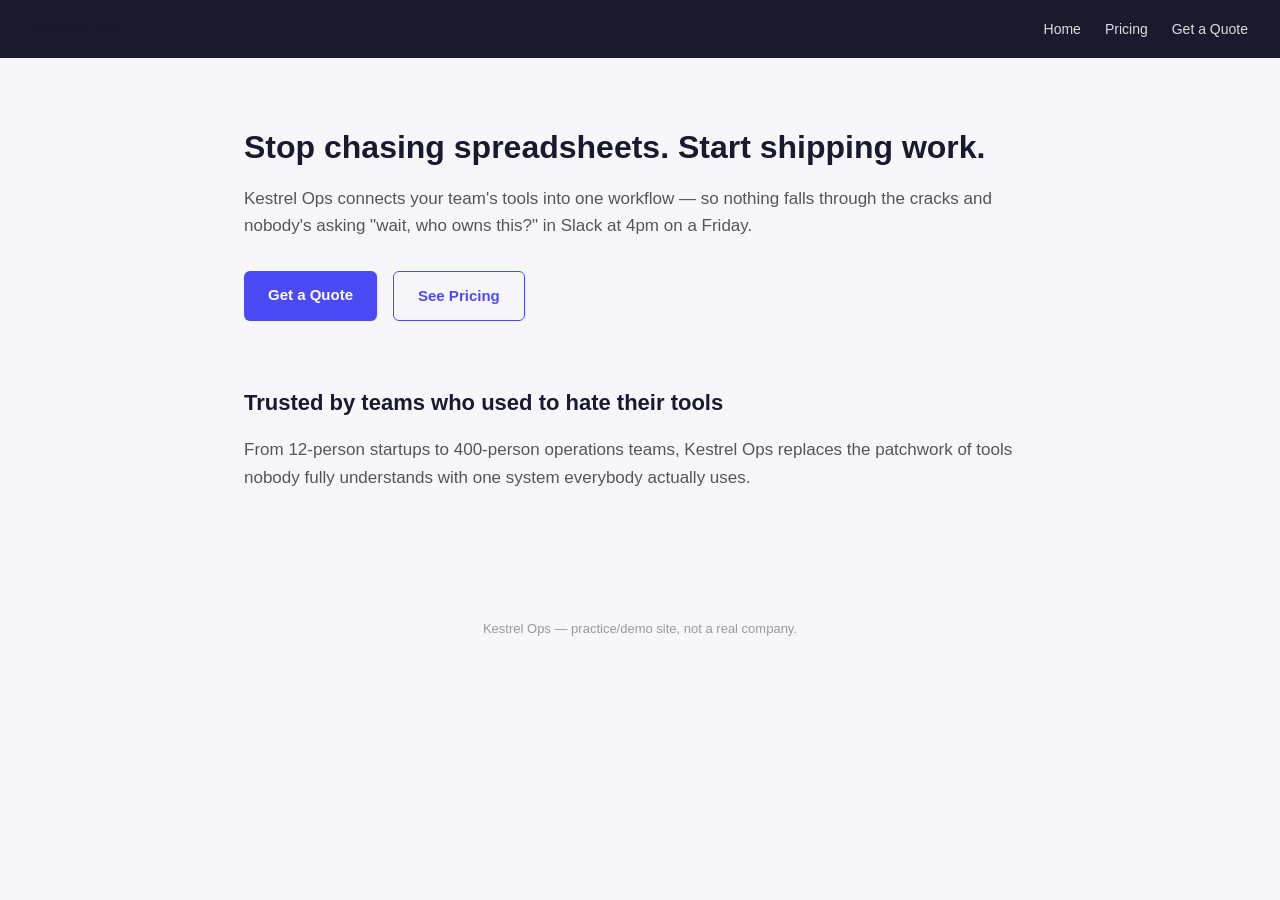
<file: index.html>
<!DOCTYPE html>
<html lang="en">
<head>
<meta charset="UTF-8">
<title>Kestrel Ops — Workflow Automation for Growing Teams</title>
<link rel="stylesheet" href="style.css">

<!-- ================================================================
     GTM CONTAINER SNIPPET — replace GTM-K2WZMRNS with your own container ID
     Paste this <head> snippet on EVERY page, and the <body> snippet
     immediately after the opening <body> tag on EVERY page.
     ================================================================ -->
<!-- Google Tag Manager -->
<script>(function(w,d,s,l,i){w[l]=w[l]||[];w[l].push({'gtm.start':
new Date().getTime(),event:'gtm.js'});var f=d.getElementsByTagName(s)[0],
j=d.createElement(s),dl=l!='dataLayer'?'&l='+l:'';j.async=true;j.src=
'https://www.googletagmanager.com/gtm.js?id='+i+dl;f.parentNode.insertBefore(j,f);
})(window,document,'script','dataLayer','GTM-K2WZMRNS');</script>
<!-- End Google Tag Manager -->
</head>
<body>
<!-- Google Tag Manager (noscript) -->
<noscript><iframe src="https://www.googletagmanager.com/ns.html?id=GTM-K2WZMRNS"
height="0" width="0" style="display:none;visibility:hidden"></iframe></noscript>
<!-- End Google Tag Manager (noscript) -->

<nav>
  <span class="brand">Kestrel Ops</span>
  <a href="index.html">Home</a>
  <a href="pricing.html">Pricing</a>
  <a href="contact.html">Get a Quote</a>
</nav>

<main>
  <h1>Stop chasing spreadsheets. Start shipping work.</h1>
  <p class="lead">Kestrel Ops connects your team's tools into one workflow — so nothing falls through the cracks and nobody's asking "wait, who owns this?" in Slack at 4pm on a Friday.</p>

  <div class="btn-row">
    <a href="contact.html" id="cta-get-quote" class="btn">Get a Quote</a>
    <a href="pricing.html" id="cta-see-pricing" class="btn secondary">See Pricing</a>
  </div>

  <h2 style="margin-top:64px;">Trusted by teams who used to hate their tools</h2>
  <p class="lead">From 12-person startups to 400-person operations teams, Kestrel Ops replaces the patchwork of tools nobody fully understands with one system everybody actually uses.</p>
</main>

<footer>Kestrel Ops — practice/demo site, not a real company.</footer>
</body>
</html>
</file>
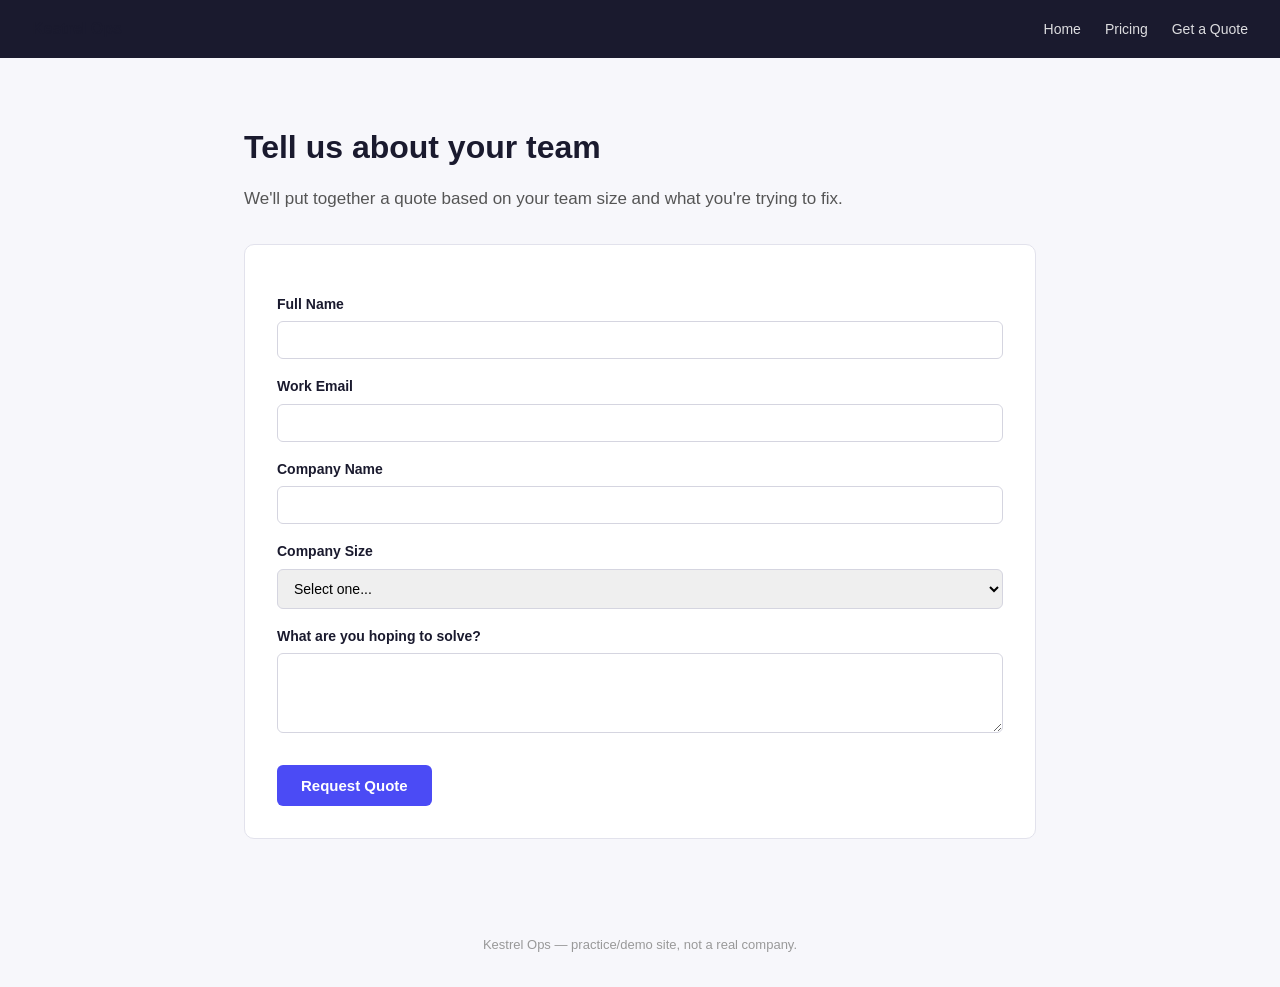
<file: contact (1).html>
<!DOCTYPE html>
<html lang="en">
<head>
<meta charset="UTF-8">
<title>Get a Quote — Kestrel Ops</title>
<link rel="stylesheet" href="style.css">
<!-- Google Tag Manager -->
<script>(function(w,d,s,l,i){w[l]=w[l]||[];w[l].push({'gtm.start':
new Date().getTime(),event:'gtm.js'});var f=d.getElementsByTagName(s)[0],
j=d.createElement(s),dl=l!='dataLayer'?'&l='+l:'';j.async=true;j.src=
'https://www.googletagmanager.com/gtm.js?id='+i+dl;f.parentNode.insertBefore(j,f);
})(window,document,'script','dataLayer','GTM-K2WZMRNS');</script>
<!-- End Google Tag Manager -->
</head>
<body>
<!-- Google Tag Manager (noscript) -->
<noscript><iframe src="https://www.googletagmanager.com/ns.html?id=GTM-K2WZMRNS"
height="0" width="0" style="display:none;visibility:hidden"></iframe></noscript>
<!-- End Google Tag Manager (noscript) -->

<nav>
  <span class="brand">Kestrel Ops</span>
  <a href="index.html">Home</a>
  <a href="pricing.html">Pricing</a>
  <a href="contact.html">Get a Quote</a>
</nav>

<main>
  <h1>Tell us about your team</h1>
  <p class="lead">We'll put together a quote based on your team size and what you're trying to fix.</p>

  <form id="lead-form">
    <label for="name">Full Name</label>
    <input type="text" id="name" name="name" required>

    <label for="email">Work Email</label>
    <input type="email" id="email" name="email" required>

    <label for="company">Company Name</label>
    <input type="text" id="company" name="company" required>

    <label for="company_size">Company Size</label>
    <select id="company_size" name="company_size" required>
      <option value="">Select one...</option>
      <option value="1-10">1-10 employees</option>
      <option value="11-50">11-50 employees</option>
      <option value="51-200">51-200 employees</option>
      <option value="201+">201+ employees</option>
    </select>

    <label for="message">What are you hoping to solve?</label>
    <textarea id="message" name="message"></textarea>

    <div style="margin-top:24px;">
      <button type="submit" id="submit-quote" class="btn">Request Quote</button>
    </div>
  </form>
</main>

<footer>Kestrel Ops — practice/demo site, not a real company.</footer>

<script>
  // Pre-fills a hidden note if a plan tier came in via the URL
  // (?tier=...) from the pricing page — realistic pattern for
  // stitching cross-page journey context together.
  var params = new URLSearchParams(window.location.search);
  var tier = params.get('tier');

  document.getElementById('lead-form').addEventListener('submit', function(e){
    e.preventDefault();

    var formData = {
      name: document.getElementById('name').value,
      email: document.getElementById('email').value,
      company: document.getElementById('company').value,
      company_size: document.getElementById('company_size').value,
      selected_tier: tier || 'not_specified'
    };

    // Push a form_submit event with field values as parameters —
    // this is the realistic "capture a specific field as an event
    // parameter" pattern worth drilling in GTM (e.g. reading this
    // via Data Layer Variables for a GA4 event tag).
    window.dataLayer = window.dataLayer || [];
    window.dataLayer.push({
      event: 'quote_form_submit',
      lead_company_size: formData.company_size,
      lead_selected_tier: formData.selected_tier
    });

    // Simulate a real submission, then redirect to the "destination"
    // page — the classic conversion-on-pageview pattern.
    setTimeout(function(){
      window.location.href = 'thank-you.html';
    }, 400);
  });
</script>
</body>
</html>
</file>
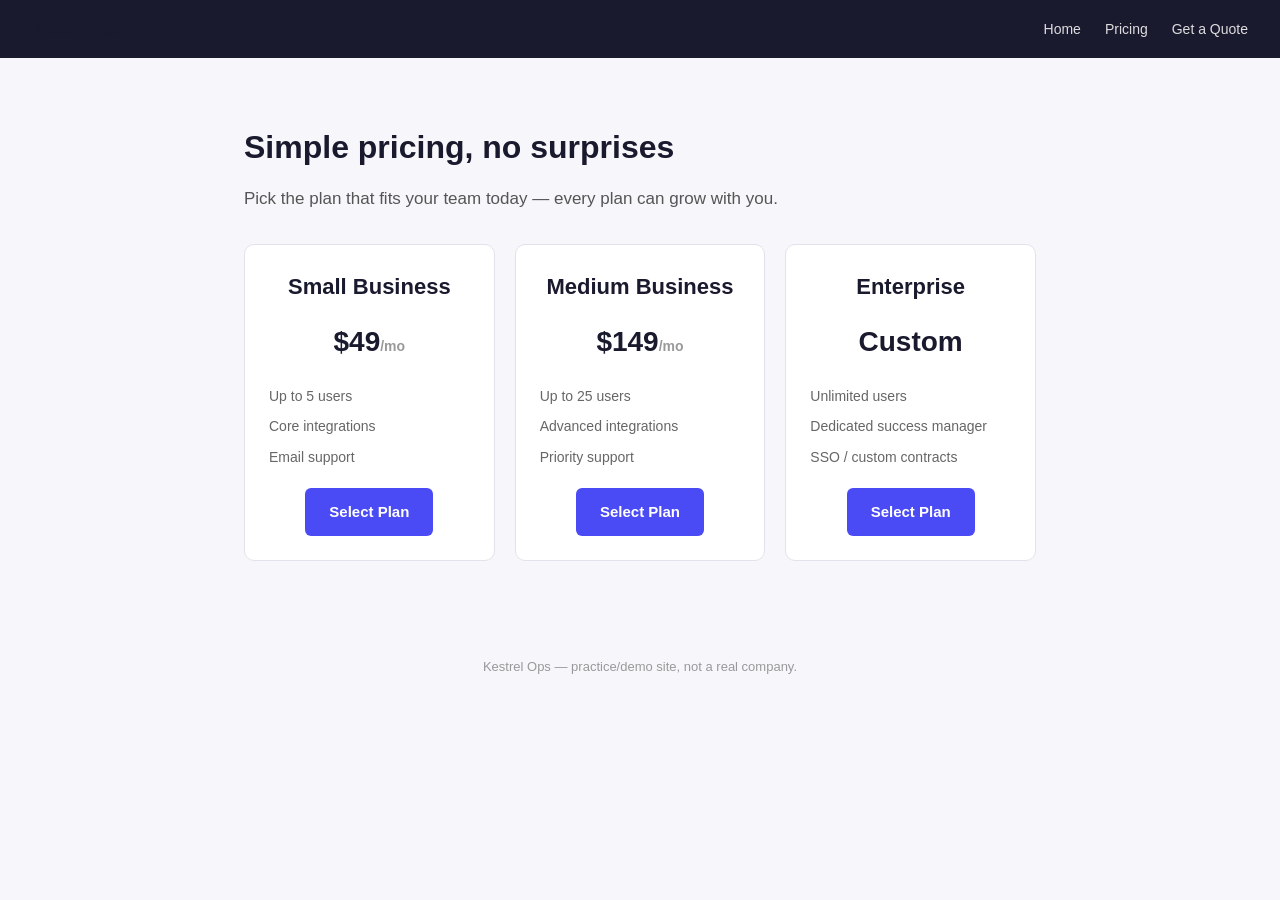
<file: pricing (1).html>
<!DOCTYPE html>
<html lang="en">
<head>
<meta charset="UTF-8">
<title>Pricing — Kestrel Ops</title>
<link rel="stylesheet" href="style.css">
<!-- Google Tag Manager -->
<script>(function(w,d,s,l,i){w[l]=w[l]||[];w[l].push({'gtm.start':
new Date().getTime(),event:'gtm.js'});var f=d.getElementsByTagName(s)[0],
j=d.createElement(s),dl=l!='dataLayer'?'&l='+l:'';j.async=true;j.src=
'https://www.googletagmanager.com/gtm.js?id='+i+dl;f.parentNode.insertBefore(j,f);
})(window,document,'script','dataLayer','GTM-K2WZMRNS');</script>
<!-- End Google Tag Manager -->
</head>
<body>
<!-- Google Tag Manager (noscript) -->
<noscript><iframe src="https://www.googletagmanager.com/ns.html?id=GTM-K2WZMRNS"
height="0" width="0" style="display:none;visibility:hidden"></iframe></noscript>
<!-- End Google Tag Manager (noscript) -->

<nav>
  <span class="brand">Kestrel Ops</span>
  <a href="index.html">Home</a>
  <a href="pricing.html">Pricing</a>
  <a href="contact.html">Get a Quote</a>
</nav>

<main>
  <h1>Simple pricing, no surprises</h1>
  <p class="lead">Pick the plan that fits your team today — every plan can grow with you.</p>

  <div class="tiers">
    <div class="tier">
      <h2>Small Business</h2>
      <div class="price">$49<span style="font-size:14px;color:#999;">/mo</span></div>
      <ul>
        <li>Up to 5 users</li>
        <li>Core integrations</li>
        <li>Email support</li>
      </ul>
      <a href="contact.html?tier=small-business" class="btn select-plan" data-tier="Small Business">Select Plan</a>
    </div>

    <div class="tier">
      <h2>Medium Business</h2>
      <div class="price">$149<span style="font-size:14px;color:#999;">/mo</span></div>
      <ul>
        <li>Up to 25 users</li>
        <li>Advanced integrations</li>
        <li>Priority support</li>
      </ul>
      <a href="contact.html?tier=medium-business" class="btn select-plan" data-tier="Medium Business">Select Plan</a>
    </div>

    <div class="tier">
      <h2>Enterprise</h2>
      <div class="price">Custom</div>
      <ul>
        <li>Unlimited users</li>
        <li>Dedicated success manager</li>
        <li>SSO / custom contracts</li>
      </ul>
      <a href="contact.html?tier=enterprise" class="btn select-plan" data-tier="Enterprise">Select Plan</a>
    </div>
  </div>
</main>

<footer>Kestrel Ops — practice/demo site, not a real company.</footer>

<script>
  // Each "Select Plan" button pushes a dataLayer event with the
  // chosen tier BEFORE navigating to the contact page — a realistic
  // pattern for capturing plan-selection intent as its own trackable
  // event, separate from whatever happens on the next page.
  document.querySelectorAll('.select-plan').forEach(function(btn){
    btn.addEventListener('click', function(){
      window.dataLayer = window.dataLayer || [];
      window.dataLayer.push({
        event: 'plan_selected',
        plan_tier: btn.getAttribute('data-tier')
      });
    });
  });
</script>
</body>
</html>
</file>
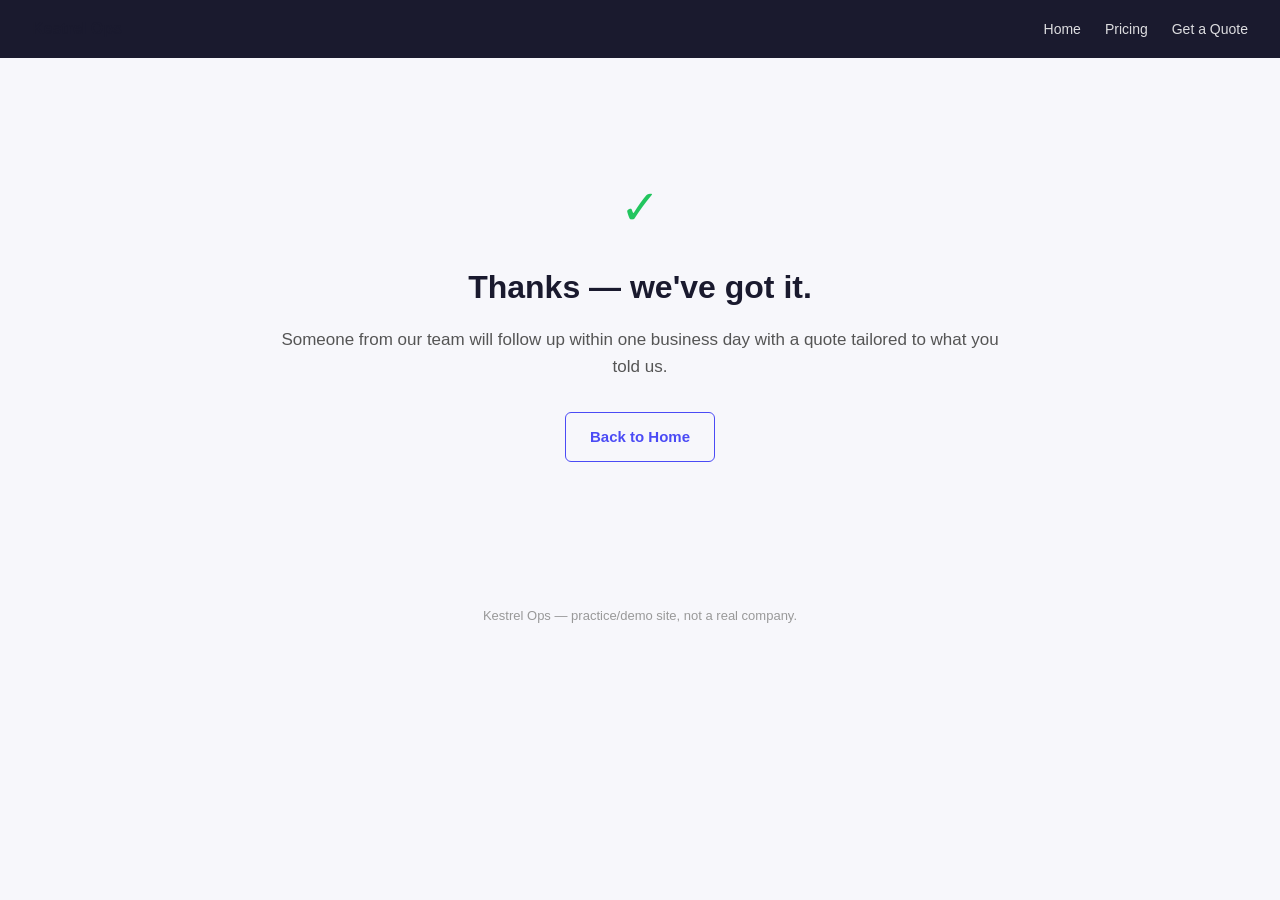
<file: thank-you (1).html>
<!DOCTYPE html>
<html lang="en">
<head>
<meta charset="UTF-8">
<title>Thank You — Kestrel Ops</title>
<link rel="stylesheet" href="style.css">
<!-- Google Tag Manager -->
<script>(function(w,d,s,l,i){w[l]=w[l]||[];w[l].push({'gtm.start':
new Date().getTime(),event:'gtm.js'});var f=d.getElementsByTagName(s)[0],
j=d.createElement(s),dl=l!='dataLayer'?'&l='+l:'';j.async=true;j.src=
'https://www.googletagmanager.com/gtm.js?id='+i+dl;f.parentNode.insertBefore(j,f);
})(window,document,'script','dataLayer','GTM-K2WZMRNS');</script>
<!-- End Google Tag Manager -->
</head>
<body>
<!-- Google Tag Manager (noscript) -->
<noscript><iframe src="https://www.googletagmanager.com/ns.html?id=GTM-K2WZMRNS"
height="0" width="0" style="display:none;visibility:hidden"></iframe></noscript>
<!-- End Google Tag Manager (noscript) -->

<nav>
  <span class="brand">Kestrel Ops</span>
  <a href="index.html">Home</a>
  <a href="pricing.html">Pricing</a>
  <a href="contact.html">Get a Quote</a>
</nav>

<main>
  <div class="confirmation">
    <div class="check">✓</div>
    <h1>Thanks — we've got it.</h1>
    <p class="lead">Someone from our team will follow up within one business day with a quote tailored to what you told us.</p>
    <a href="index.html" class="btn secondary">Back to Home</a>
  </div>
</main>

<footer>Kestrel Ops — practice/demo site, not a real company.</footer>

<!--
  This page load IS the conversion event in a classic "destination"
  tracking pattern — a Page View trigger scoped to /thank-you.html
  is the common way agencies fire a conversion tag without relying
  on JS-based form-submit detection at all. Good to be able to
  articulate BOTH approaches (form-submit event vs. destination
  page view) and why you'd pick one over the other.
-->
</body>
</html>
</file>
<file: style.css>
* { box-sizing: border-box; margin: 0; padding: 0; }

body {
  font-family: -apple-system, BlinkMacSystemFont, 'Segoe UI', Roboto, sans-serif;
  color: #1a1a2e;
  background: #f7f7fb;
  line-height: 1.6;
}

nav {
  background: #1a1a2e;
  padding: 16px 32px;
  display: flex;
  gap: 24px;
  align-items: center;
}

nav a {
  color: #fff;
  text-decoration: none;
  font-size: 14px;
  opacity: 0.85;
}

nav a:hover { opacity: 1; }

nav .brand {
  font-weight: 700;
  font-size: 16px;
  opacity: 1;
  margin-right: auto;
}

main {
  max-width: 840px;
  margin: 0 auto;
  padding: 64px 24px;
}

h1 { font-size: 32px; margin-bottom: 12px; }
h2 { font-size: 22px; margin-bottom: 16px; }
p.lead { font-size: 17px; color: #555; margin-bottom: 32px; }

.btn {
  display: inline-block;
  background: #4b4bf5;
  color: #fff;
  border: none;
  padding: 12px 24px;
  border-radius: 6px;
  font-size: 15px;
  cursor: pointer;
  text-decoration: none;
  font-weight: 600;
}

.btn.secondary {
  background: transparent;
  color: #4b4bf5;
  border: 1px solid #4b4bf5;
}

.btn-row { display: flex; gap: 16px; margin-top: 8px; }

.tiers {
  display: grid;
  grid-template-columns: repeat(3, 1fr);
  gap: 20px;
  margin-top: 32px;
}

.tier {
  background: #fff;
  border: 1px solid #e2e2ec;
  border-radius: 10px;
  padding: 24px;
  text-align: center;
}

.tier .price { font-size: 28px; font-weight: 700; margin: 12px 0; }
.tier ul { list-style: none; margin: 16px 0; font-size: 14px; color: #666; text-align: left; }
.tier li { padding: 4px 0; }

form { background: #fff; border: 1px solid #e2e2ec; border-radius: 10px; padding: 32px; margin-top: 24px; }
label { display: block; font-size: 14px; font-weight: 600; margin-bottom: 6px; margin-top: 16px; }
input, select, textarea {
  width: 100%;
  padding: 10px 12px;
  border: 1px solid #d5d5e0;
  border-radius: 6px;
  font-size: 14px;
  font-family: inherit;
}
textarea { resize: vertical; min-height: 80px; }

.confirmation {
  text-align: center;
  padding: 48px 24px;
}
.confirmation .check {
  font-size: 48px;
  color: #22c55e;
  margin-bottom: 16px;
}

footer { text-align: center; padding: 32px; color: #999; font-size: 13px; }
</file>
